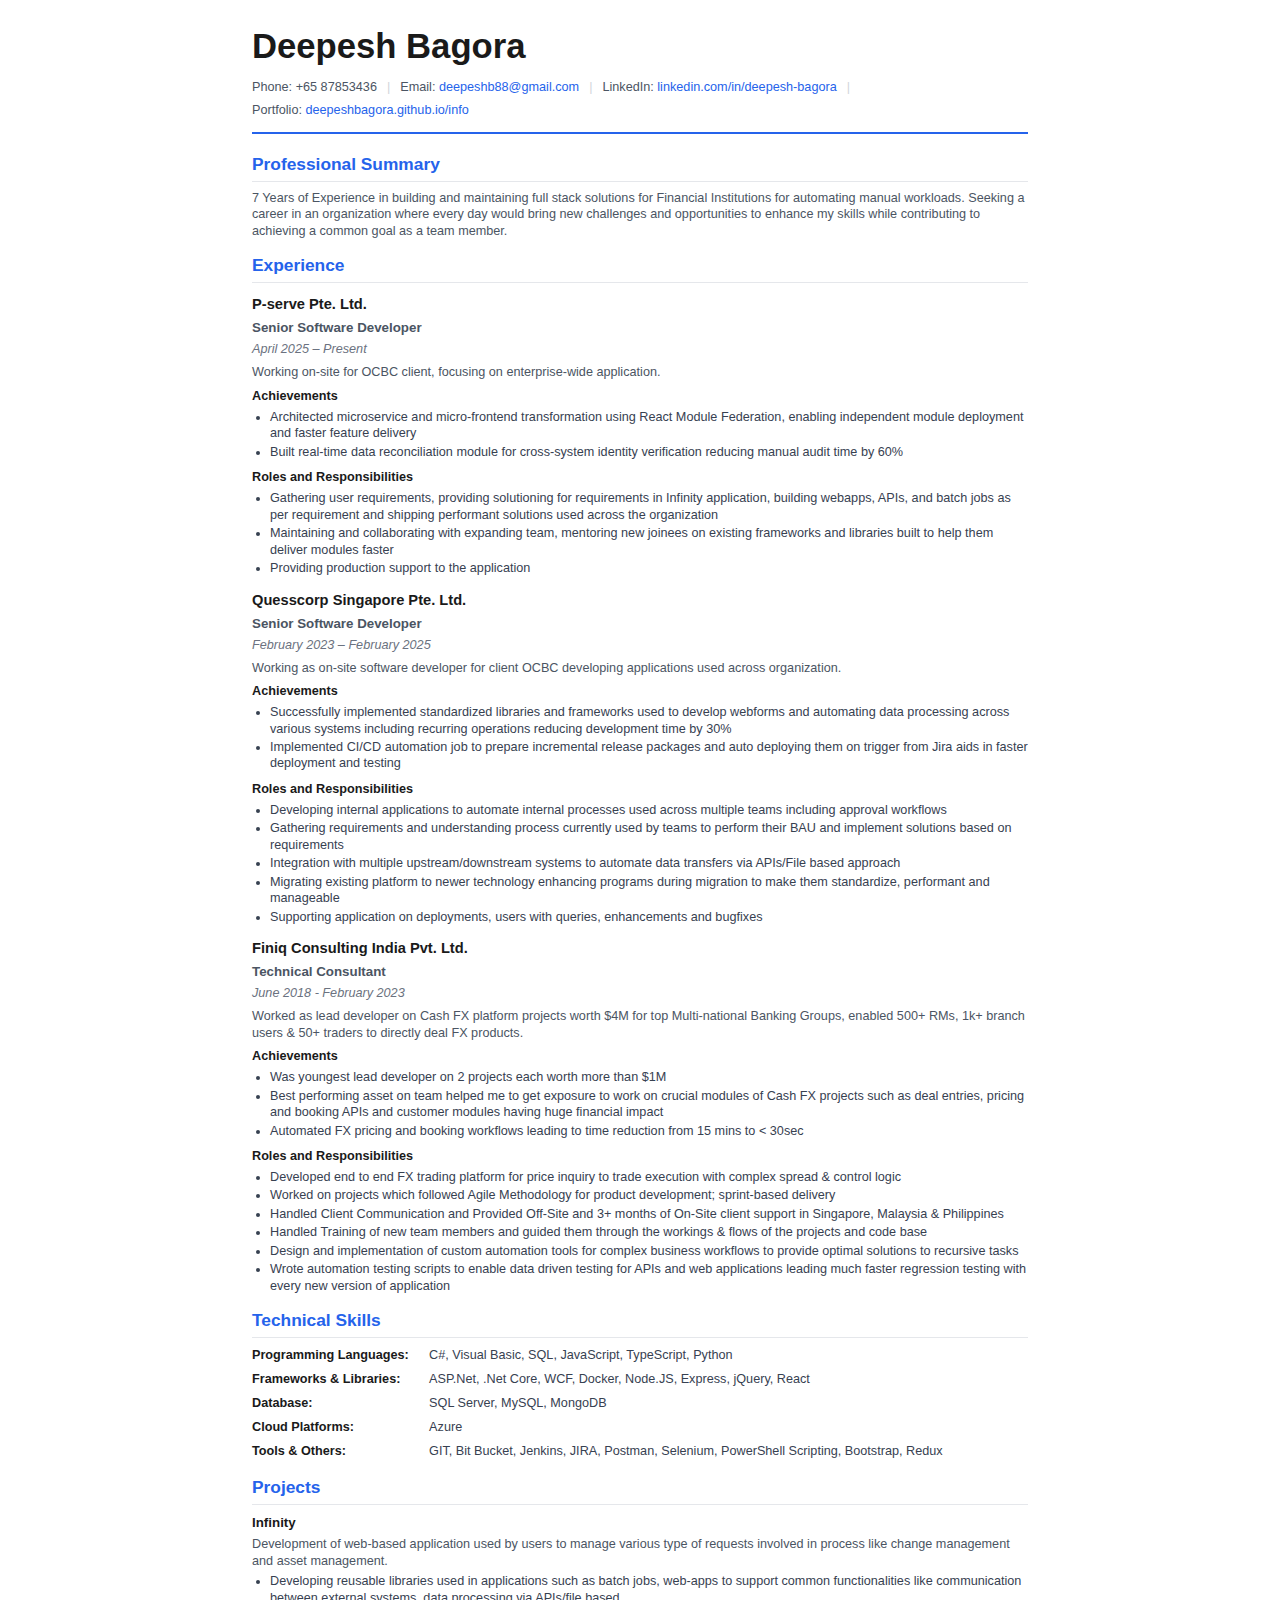
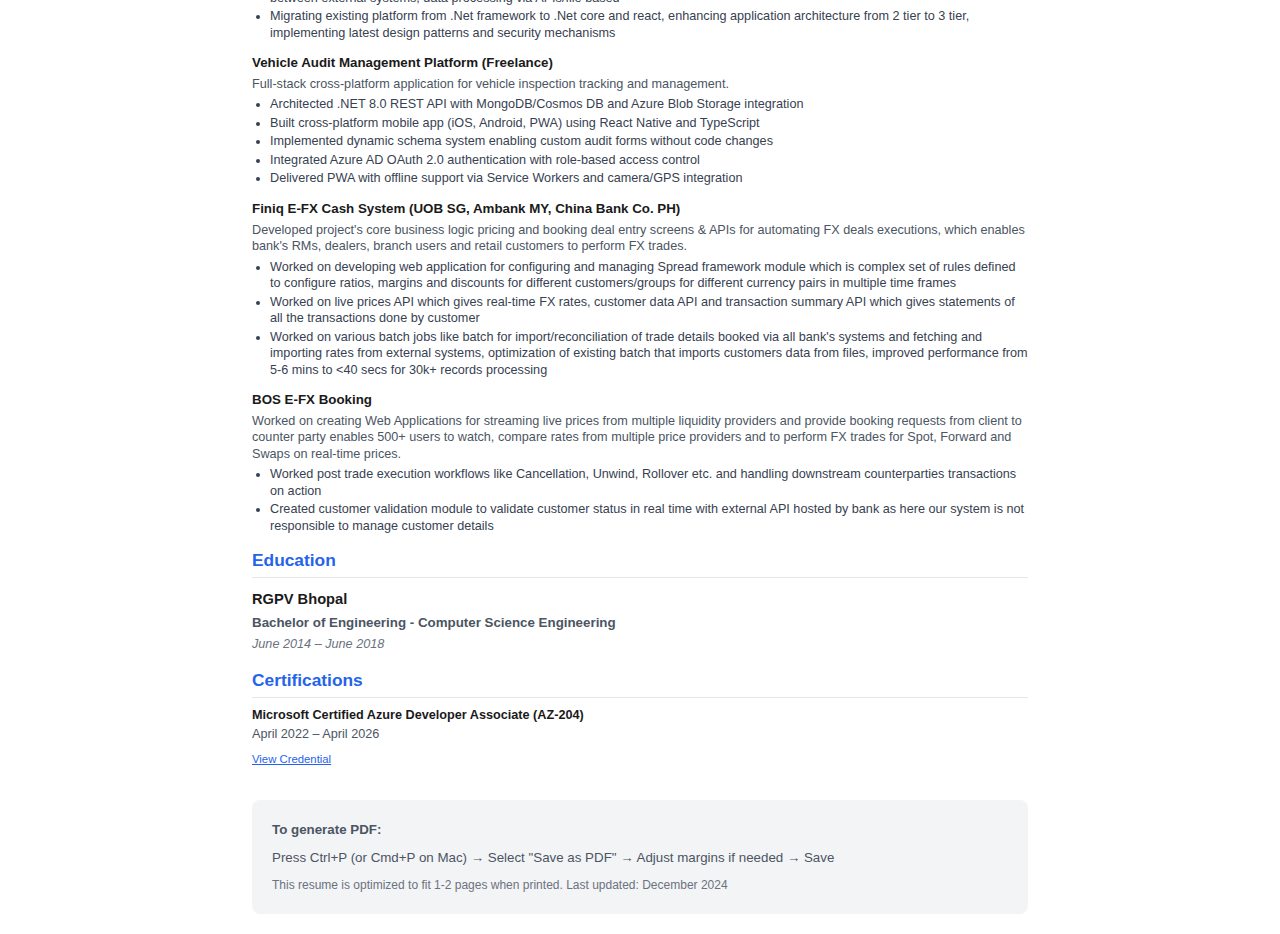
<file: resume.html>
<!DOCTYPE html>
<html lang="en">
<head>
    <meta charset="UTF-8">
    <meta name="viewport" content="width=device-width, initial-scale=1.0">
    <title>Deepesh Bagora - Resume</title>
    <link rel="stylesheet" href="css/resume.css">
</head>
<body>
    <header>
        <h1>Deepesh Bagora</h1>
        <div class="contact">
            <span>Phone: +65 87853436</span>
            <span class="separator">|</span>
            <span>Email: <a href="mailto:deepeshb88@gmail.com">deepeshb88@gmail.com</a></span>
            <span class="separator">|</span>
            <span>LinkedIn: <a href="https://www.linkedin.com/in/deepesh-bagora" target="_blank">linkedin.com/in/deepesh-bagora</a></span>
            <span class="separator">|</span>
            <span>Portfolio: <a href="https://deepeshbagora.github.io/info" target="_blank">deepeshbagora.github.io/info</a></span>
        </div>
    </header>

    <section class="summary">
        <h2>Professional Summary</h2>
        <p class="description">
            7 Years of Experience in building and maintaining full stack solutions for Financial Institutions for automating manual workloads.
            Seeking a career in an organization where every day would bring new challenges and opportunities to enhance my skills while contributing to achieving a common goal as a team member.
        </p>
    </section>

    <section class="experience">
        <h2>Experience</h2>

        <div class="experience-entry">
            <h3>P-serve Pte. Ltd.</h3>
            <div class="role">Senior Software Developer</div>
            <div class="period">April 2025 – Present</div>
            <p class="description">
                Working on-site for OCBC client, focusing on enterprise-wide application.
            </p>
            <div class="subsection">Achievements</div>
            <ul>
                <li>Architected microservice and micro-frontend transformation using React Module Federation, enabling independent module deployment and faster feature delivery</li>
                <li>Built real-time data reconciliation module for cross-system identity verification reducing manual audit time by 60%</li>
            </ul>
            <div class="subsection">Roles and Responsibilities</div>
            <ul>
                <li>Gathering user requirements, providing solutioning for requirements in Infinity application, building webapps, APIs, and batch jobs as per requirement and shipping performant solutions used across the organization</li>
                <li>Maintaining and collaborating with expanding team, mentoring new joinees on existing frameworks and libraries built to help them deliver modules faster</li>
                <li>Providing production support to the application</li>
            </ul>
        </div>

        <div class="experience-entry">
            <h3>Quesscorp Singapore Pte. Ltd.</h3>
            <div class="role">Senior Software Developer</div>
            <div class="period">February 2023 – February 2025</div>
            <p class="description">
                Working as on-site software developer for client OCBC developing applications used across organization.
            </p>
            <div class="subsection">Achievements</div>
            <ul>
                <li>Successfully implemented standardized libraries and frameworks used to develop webforms and automating data processing across various systems including recurring operations reducing development time by 30%</li>
                <li>Implemented CI/CD automation job to prepare incremental release packages and auto deploying them on trigger from Jira aids in faster deployment and testing</li>
            </ul>
            <div class="subsection">Roles and Responsibilities</div>
            <ul>
                <li>Developing internal applications to automate internal processes used across multiple teams including approval workflows</li>
                <li>Gathering requirements and understanding process currently used by teams to perform their BAU and implement solutions based on requirements</li>
                <li>Integration with multiple upstream/downstream systems to automate data transfers via APIs/File based approach</li>
                <li>Migrating existing platform to newer technology enhancing programs during migration to make them standardize, performant and manageable</li>
                <li>Supporting application on deployments, users with queries, enhancements and bugfixes</li>
            </ul>
        </div>

        <div class="experience-entry">
            <h3>Finiq Consulting India Pvt. Ltd.</h3>
            <div class="role">Technical Consultant</div>
            <div class="period">June 2018 - February 2023</div>
            <p class="description">
                Worked as lead developer on Cash FX platform projects worth $4M for top Multi-national Banking Groups, enabled 500+ RMs, 1k+ branch users & 50+ traders to directly deal FX products.
            </p>
            <div class="subsection">Achievements</div>
            <ul>
                <li>Was youngest lead developer on 2 projects each worth more than $1M</li>
                <li>Best performing asset on team helped me to get exposure to work on crucial modules of Cash FX projects such as deal entries, pricing and booking APIs and customer modules having huge financial impact</li>
                <li>Automated FX pricing and booking workflows leading to time reduction from 15 mins to < 30sec</li>
            </ul>
            <div class="subsection">Roles and Responsibilities</div>
            <ul>
                <li>Developed end to end FX trading platform for price inquiry to trade execution with complex spread & control logic</li>
                <li>Worked on projects which followed Agile Methodology for product development; sprint-based delivery</li>
                <li>Handled Client Communication and Provided Off-Site and 3+ months of On-Site client support in Singapore, Malaysia & Philippines</li>
                <li>Handled Training of new team members and guided them through the workings & flows of the projects and code base</li>
                <li>Design and implementation of custom automation tools for complex business workflows to provide optimal solutions to recursive tasks</li>
                <li>Wrote automation testing scripts to enable data driven testing for APIs and web applications leading much faster regression testing with every new version of application</li>
            </ul>
        </div>
    </section>

    <section class="skills">
        <h2>Technical Skills</h2>
        <div class="skills-grid">
            <div class="skill-category">Programming Languages:</div>
            <div class="skill-list">C#, Visual Basic, SQL, JavaScript, TypeScript, Python</div>
        </div>
        <div class="skills-grid">
            <div class="skill-category">Frameworks & Libraries:</div>
            <div class="skill-list">ASP.Net, .Net Core, WCF, Docker, Node.JS, Express, jQuery, React</div>
        </div>
        <div class="skills-grid">
            <div class="skill-category">Database:</div>
            <div class="skill-list">SQL Server, MySQL, MongoDB</div>
        </div>
        <div class="skills-grid">
            <div class="skill-category">Cloud Platforms:</div>
            <div class="skill-list">Azure</div>
        </div>
        <div class="skills-grid">
            <div class="skill-category">Tools & Others:</div>
            <div class="skill-list">GIT, Bit Bucket, Jenkins, JIRA, Postman, Selenium, PowerShell Scripting, Bootstrap, Redux</div>
        </div>
    </section>

    <section class="projects">
        <h2>Projects</h2>

        <div class="project">
            <div class="project-title">Infinity</div>
            <p class="project-description">
                Development of web-based application used by users to manage various type of requests involved in process like change management and asset management.
            </p>
            <ul>
                <li>Developing reusable libraries used in applications such as batch jobs, web-apps to support common functionalities like communication between external systems, data processing via APIs/file based</li>
                <li>Migrating existing platform from .Net framework to .Net core and react, enhancing application architecture from 2 tier to 3 tier, implementing latest design patterns and security mechanisms</li>
            </ul>
        </div>

        <div class="project">
            <div class="project-title">Vehicle Audit Management Platform (Freelance)</div>
            <p class="project-description">
                Full-stack cross-platform application for vehicle inspection tracking and management.
            </p>
            <ul>
                <li>Architected .NET 8.0 REST API with MongoDB/Cosmos DB and Azure Blob Storage integration</li>
                <li>Built cross-platform mobile app (iOS, Android, PWA) using React Native and TypeScript</li>
                <li>Implemented dynamic schema system enabling custom audit forms without code changes</li>
                <li>Integrated Azure AD OAuth 2.0 authentication with role-based access control</li>
                <li>Delivered PWA with offline support via Service Workers and camera/GPS integration</li>
            </ul>
        </div>

        <div class="project">
            <div class="project-title">Finiq E-FX Cash System (UOB SG, Ambank MY, China Bank Co. PH)</div>
            <p class="project-description">
                Developed project's core business logic pricing and booking deal entry screens & APIs for automating FX deals executions, which enables bank's RMs, dealers, branch users and retail customers to perform FX trades.
            </p>
            <ul>
                <li>Worked on developing web application for configuring and managing Spread framework module which is complex set of rules defined to configure ratios, margins and discounts for different customers/groups for different currency pairs in multiple time frames</li>
                <li>Worked on live prices API which gives real-time FX rates, customer data API and transaction summary API which gives statements of all the transactions done by customer</li>
                <li>Worked on various batch jobs like batch for import/reconciliation of trade details booked via all bank's systems and fetching and importing rates from external systems, optimization of existing batch that imports customers data from files, improved performance from 5-6 mins to <40 secs for 30k+ records processing</li>
            </ul>
        </div>

        <div class="project">
            <div class="project-title">BOS E-FX Booking</div>
            <p class="project-description">
                Worked on creating Web Applications for streaming live prices from multiple liquidity providers and provide booking requests from client to counter party enables 500+ users to watch, compare rates from multiple price providers and to perform FX trades for Spot, Forward and Swaps on real-time prices.
            </p>
            <ul>
                <li>Worked post trade execution workflows like Cancellation, Unwind, Rollover etc. and handling downstream counterparties transactions on action</li>
                <li>Created customer validation module to validate customer status in real time with external API hosted by bank as here our system is not responsible to manage customer details</li>
            </ul>
        </div>
    </section>

    <section class="education">
        <h2>Education</h2>
        <h3>RGPV Bhopal</h3>
        <div class="role">Bachelor of Engineering - Computer Science Engineering</div>
        <div class="period">June 2014 – June 2018</div>
    </section>

    <section class="certifications">
        <h2>Certifications</h2>
        <div class="cert-title">Microsoft Certified Azure Developer Associate (AZ-204)</div>
        <div class="cert-details">April 2022 – April 2026</div>
        <a href="https://learn.microsoft.com/api/credentials/share/en-in/deepeshbagora-1854/2D4274CACF8F8B55?sharingId=466C0974C82E77D5" class="cert-link" target="_blank">View Credential</a>
    </section>

    <div class="no-print">
        <p style="font-weight: 600; margin-bottom: 8px;">To generate PDF:</p>
        <p>Press Ctrl+P (or Cmd+P on Mac) → Select "Save as PDF" → Adjust margins if needed → Save</p>
        <p style="margin-top: 8px; font-size: 9pt; color: #6b7280;">
            This resume is optimized to fit 1-2 pages when printed. Last updated: December 2024
        </p>
    </div>
</body>
</html>
</file>
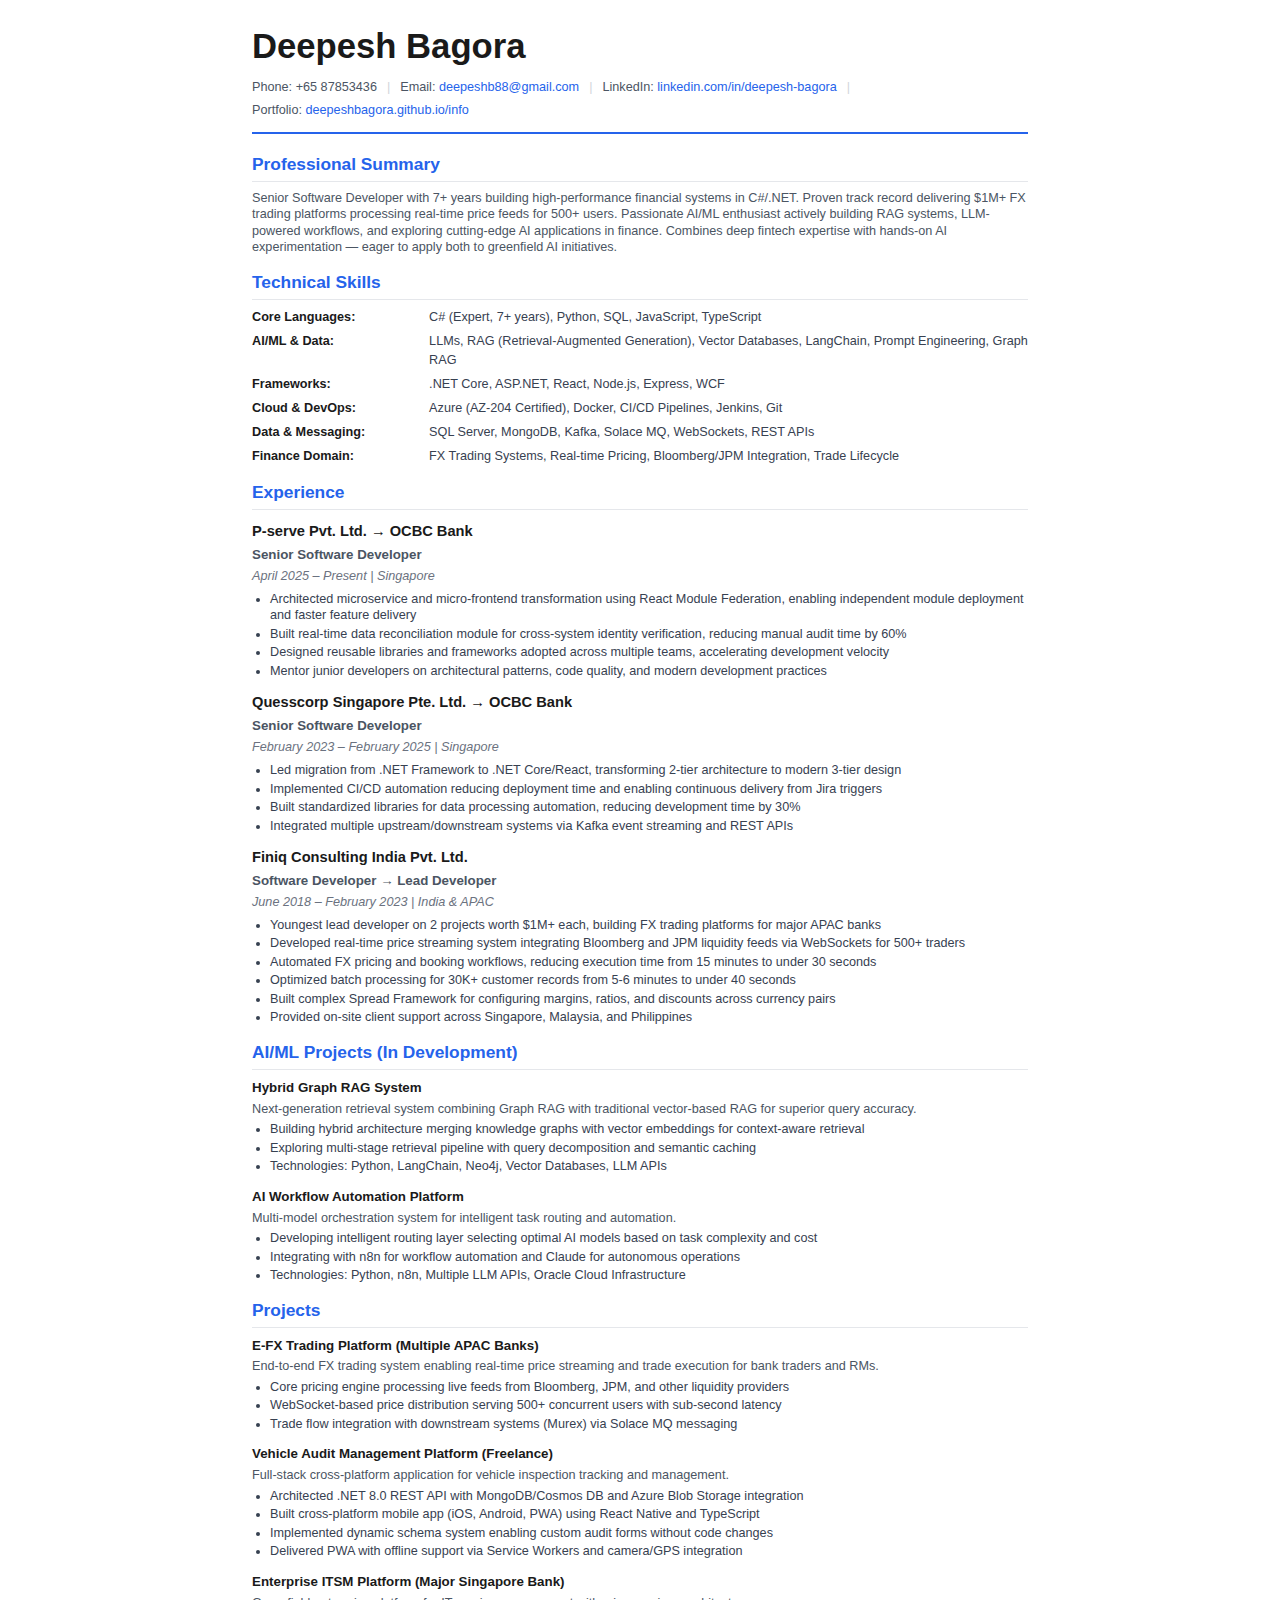
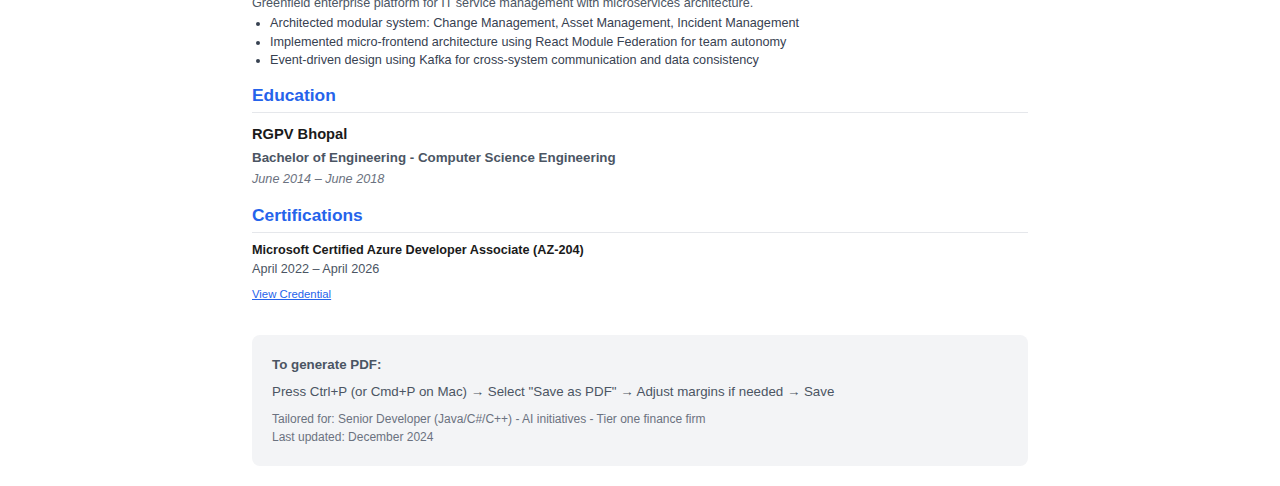
<file: versions/Deepesh_Resume_AI_Finance_20241221.html>
<!DOCTYPE html>
<html lang="en">
<head>
    <meta charset="UTF-8">
    <meta name="viewport" content="width=device-width, initial-scale=1.0">
    <title>Deepesh Bagora - Resume - AI Finance</title>
    <link rel="stylesheet" href="../css/resume.css">
</head>
<body>
    <header>
        <h1>Deepesh Bagora</h1>
        <div class="contact">
            <span>Phone: +65 87853436</span>
            <span class="separator">|</span>
            <span>Email: <a href="mailto:deepeshb88@gmail.com">deepeshb88@gmail.com</a></span>
            <span class="separator">|</span>
            <span>LinkedIn: <a href="https://www.linkedin.com/in/deepesh-bagora" target="_blank">linkedin.com/in/deepesh-bagora</a></span>
            <span class="separator">|</span>
            <span>Portfolio: <a href="https://deepeshbagora.github.io/info" target="_blank">deepeshbagora.github.io/info</a></span>
        </div>
    </header>

    <section class="summary">
        <h2>Professional Summary</h2>
        <p class="description">
            Senior Software Developer with 7+ years building high-performance financial systems in C#/.NET. Proven track record delivering $1M+ FX trading platforms processing real-time price feeds for 500+ users. Passionate AI/ML enthusiast actively building RAG systems, LLM-powered workflows, and exploring cutting-edge AI applications in finance. Combines deep fintech expertise with hands-on AI experimentation — eager to apply both to greenfield AI initiatives.
        </p>
    </section>

    <section class="skills">
        <h2>Technical Skills</h2>
        <div class="skills-grid">
            <div class="skill-category">Core Languages:</div>
            <div class="skill-list">C# (Expert, 7+ years), Python, SQL, JavaScript, TypeScript</div>
        </div>
        <div class="skills-grid">
            <div class="skill-category">AI/ML & Data:</div>
            <div class="skill-list">LLMs, RAG (Retrieval-Augmented Generation), Vector Databases, LangChain, Prompt Engineering, Graph RAG</div>
        </div>
        <div class="skills-grid">
            <div class="skill-category">Frameworks:</div>
            <div class="skill-list">.NET Core, ASP.NET, React, Node.js, Express, WCF</div>
        </div>
        <div class="skills-grid">
            <div class="skill-category">Cloud & DevOps:</div>
            <div class="skill-list">Azure (AZ-204 Certified), Docker, CI/CD Pipelines, Jenkins, Git</div>
        </div>
        <div class="skills-grid">
            <div class="skill-category">Data & Messaging:</div>
            <div class="skill-list">SQL Server, MongoDB, Kafka, Solace MQ, WebSockets, REST APIs</div>
        </div>
        <div class="skills-grid">
            <div class="skill-category">Finance Domain:</div>
            <div class="skill-list">FX Trading Systems, Real-time Pricing, Bloomberg/JPM Integration, Trade Lifecycle</div>
        </div>
    </section>

    <section class="experience">
        <h2>Experience</h2>

        <div class="experience-entry">
            <h3>P-serve Pvt. Ltd. → OCBC Bank</h3>
            <div class="role">Senior Software Developer</div>
            <div class="period">April 2025 – Present | Singapore</div>
            <ul>
                <li>Architected microservice and micro-frontend transformation using React Module Federation, enabling independent module deployment and faster feature delivery</li>
                <li>Built real-time data reconciliation module for cross-system identity verification, reducing manual audit time by 60%</li>
                <li>Designed reusable libraries and frameworks adopted across multiple teams, accelerating development velocity</li>
                <li>Mentor junior developers on architectural patterns, code quality, and modern development practices</li>
            </ul>
        </div>

        <div class="experience-entry">
            <h3>Quesscorp Singapore Pte. Ltd. → OCBC Bank</h3>
            <div class="role">Senior Software Developer</div>
            <div class="period">February 2023 – February 2025 | Singapore</div>
            <ul>
                <li>Led migration from .NET Framework to .NET Core/React, transforming 2-tier architecture to modern 3-tier design</li>
                <li>Implemented CI/CD automation reducing deployment time and enabling continuous delivery from Jira triggers</li>
                <li>Built standardized libraries for data processing automation, reducing development time by 30%</li>
                <li>Integrated multiple upstream/downstream systems via Kafka event streaming and REST APIs</li>
            </ul>
        </div>

        <div class="experience-entry">
            <h3>Finiq Consulting India Pvt. Ltd.</h3>
            <div class="role">Software Developer → Lead Developer</div>
            <div class="period">June 2018 – February 2023 | India & APAC</div>
            <ul>
                <li>Youngest lead developer on 2 projects worth $1M+ each, building FX trading platforms for major APAC banks</li>
                <li>Developed real-time price streaming system integrating Bloomberg and JPM liquidity feeds via WebSockets for 500+ traders</li>
                <li>Automated FX pricing and booking workflows, reducing execution time from 15 minutes to under 30 seconds</li>
                <li>Optimized batch processing for 30K+ customer records from 5-6 minutes to under 40 seconds</li>
                <li>Built complex Spread Framework for configuring margins, ratios, and discounts across currency pairs</li>
                <li>Provided on-site client support across Singapore, Malaysia, and Philippines</li>
            </ul>
        </div>
    </section>


    <section class="projects">
        <h2>AI/ML Projects (In Development)</h2>

        <div class="project">
            <div class="project-title">Hybrid Graph RAG System</div>
            <p class="project-description">
                Next-generation retrieval system combining Graph RAG with traditional vector-based RAG for superior query accuracy.
            </p>
            <ul>
                <li>Building hybrid architecture merging knowledge graphs with vector embeddings for context-aware retrieval</li>
                <li>Exploring multi-stage retrieval pipeline with query decomposition and semantic caching</li>
                <li>Technologies: Python, LangChain, Neo4j, Vector Databases, LLM APIs</li>
            </ul>
        </div>

        <div class="project">
            <div class="project-title">AI Workflow Automation Platform</div>
            <p class="project-description">
                Multi-model orchestration system for intelligent task routing and automation.
            </p>
            <ul>
                <li>Developing intelligent routing layer selecting optimal AI models based on task complexity and cost</li>
                <li>Integrating with n8n for workflow automation and Claude for autonomous operations</li>
                <li>Technologies: Python, n8n, Multiple LLM APIs, Oracle Cloud Infrastructure</li>
            </ul>
        </div>
    </section>

    <section class="projects">
        <h2>Projects</h2>

        <div class="project">
            <div class="project-title">E-FX Trading Platform (Multiple APAC Banks)</div>
            <p class="project-description">
                End-to-end FX trading system enabling real-time price streaming and trade execution for bank traders and RMs.
            </p>
            <ul>
                <li>Core pricing engine processing live feeds from Bloomberg, JPM, and other liquidity providers</li>
                <li>WebSocket-based price distribution serving 500+ concurrent users with sub-second latency</li>
                <li>Trade flow integration with downstream systems (Murex) via Solace MQ messaging</li>
            </ul>
        </div>

        <div class="project">
            <div class="project-title">Vehicle Audit Management Platform (Freelance)</div>
            <p class="project-description">
                Full-stack cross-platform application for vehicle inspection tracking and management.
            </p>
            <ul>
                <li>Architected .NET 8.0 REST API with MongoDB/Cosmos DB and Azure Blob Storage integration</li>
                <li>Built cross-platform mobile app (iOS, Android, PWA) using React Native and TypeScript</li>
                <li>Implemented dynamic schema system enabling custom audit forms without code changes</li>
                <li>Delivered PWA with offline support via Service Workers and camera/GPS integration</li>
            </ul>
        </div>

        <div class="project">
            <div class="project-title">Enterprise ITSM Platform (Major Singapore Bank)</div>
            <p class="project-description">
                Greenfield enterprise platform for IT service management with microservices architecture.
            </p>
            <ul>
                <li>Architected modular system: Change Management, Asset Management, Incident Management</li>
                <li>Implemented micro-frontend architecture using React Module Federation for team autonomy</li>
                <li>Event-driven design using Kafka for cross-system communication and data consistency</li>
            </ul>
        </div>
    </section>

    <section class="education">
        <h2>Education</h2>
        <h3>RGPV Bhopal</h3>
        <div class="role">Bachelor of Engineering - Computer Science Engineering</div>
        <div class="period">June 2014 – June 2018</div>
    </section>

    <section class="certifications">
        <h2>Certifications</h2>
        <div class="cert-title">Microsoft Certified Azure Developer Associate (AZ-204)</div>
        <div class="cert-details">April 2022 – April 2026</div>
        <a href="https://learn.microsoft.com/api/credentials/share/en-in/deepeshbagora-1854/2D4274CACF8F8B55" class="cert-link" target="_blank">View Credential</a>
    </section>

    <div class="no-print">
        <p style="font-weight: 600; margin-bottom: 8px;">To generate PDF:</p>
        <p>Press Ctrl+P (or Cmd+P on Mac) → Select "Save as PDF" → Adjust margins if needed → Save</p>
        <p style="margin-top: 8px; font-size: 9pt; color: #6b7280;">
            Tailored for: Senior Developer (Java/C#/C++) - AI initiatives - Tier one finance firm<br>
            Last updated: December 2024
        </p>
    </div>
</body>
</html>
</file>
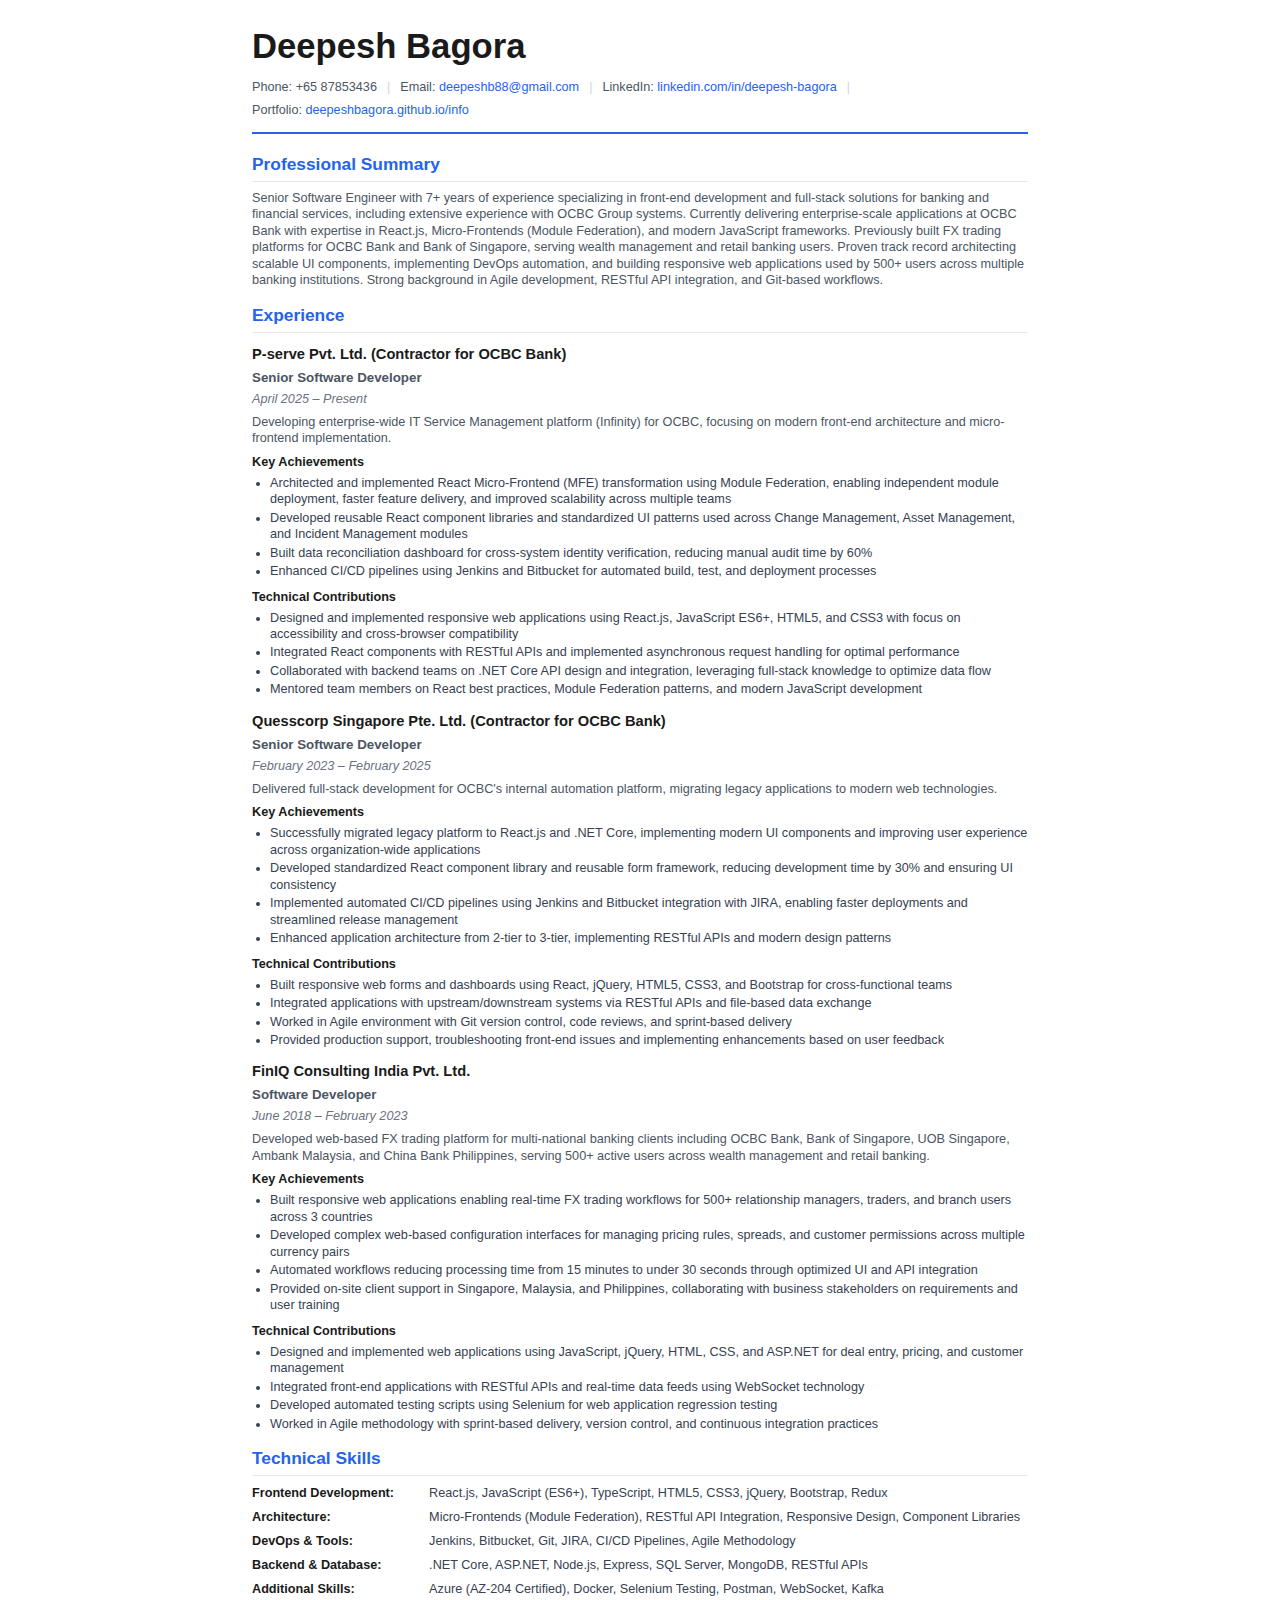
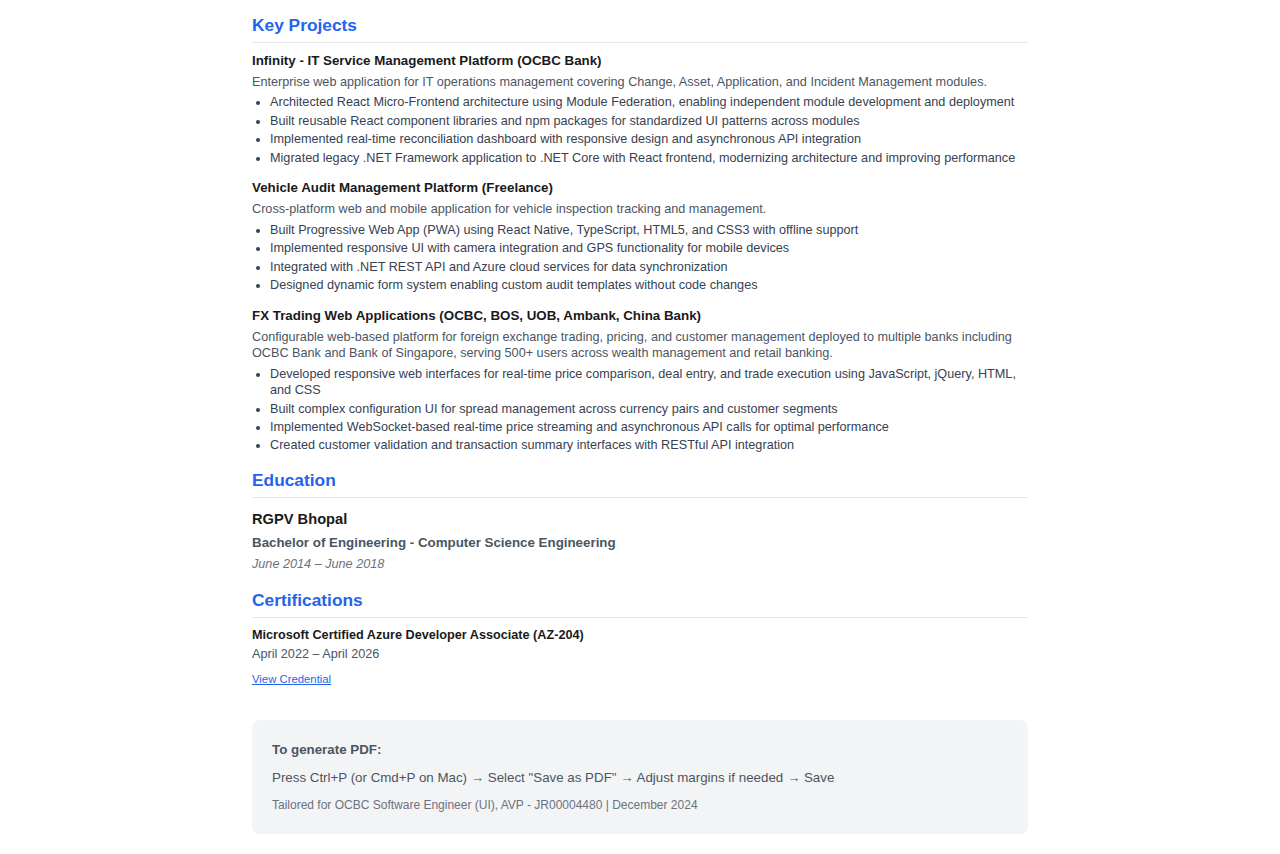
<file: versions/Deepesh_Resume_OCBC_UI_AVP_20241225.html>
<!DOCTYPE html>
<html lang="en">
<head>
    <meta charset="UTF-8">
    <meta name="viewport" content="width=device-width, initial-scale=1.0">
    <title>Deepesh Bagora - Resume</title>
    <style>
/* Resume Print-Optimized Styles */

/* Print settings */
@page {
    size: letter;
    margin: 0.4in 0.5in;  /* Reduced margins: top/bottom 0.4in, left/right 0.5in */
}

/* Base styles */
* {
    margin: 0;
    padding: 0;
    box-sizing: border-box;
}

body {
    font-family: -apple-system, BlinkMacSystemFont, "Segoe UI", "Helvetica Neue", Arial, sans-serif;
    line-height: 1.5;
    color: #1a1a1a;
    max-width: 8.5in;
    margin: 0 auto;
    padding: 20px;
    background: #fff;
}

/* Header */
header {
    border-bottom: 2px solid #2563eb;
    padding-bottom: 12px;
    margin-bottom: 18px;
}

h1 {
    font-size: 26pt;
    font-weight: 700;
    color: #1a1a1a;
    margin-bottom: 6px;
}

.contact {
    display: flex;
    flex-wrap: wrap;
    align-items: center;
    gap: 4px 10px;
    font-size: 9.5pt;
    color: #4b5563;
    line-height: 1.5;
}

.contact span {
    white-space: nowrap;
}

/* Force line break after Email (3rd item) */
.contact span:nth-child(3)::after {
    content: "";
    display: block;
    width: 100%;
}

.contact .separator {
    color: #d1d5db;
    font-weight: 300;
}

.contact a {
    color: #2563eb;
    text-decoration: none;
}

/* Sections */
h2 {
    font-size: 13pt;
    font-weight: 600;
    color: #2563eb;
    border-bottom: 1px solid #e5e7eb;
    padding-bottom: 3px;
    margin-top: 14px;
    margin-bottom: 8px;
}

h3 {
    font-size: 11pt;
    font-weight: 600;
    color: #1a1a1a;
    margin-top: 10px;
    margin-bottom: 3px;
}

.role {
    font-size: 10pt;
    font-weight: 600;
    color: #4b5563;
    margin-bottom: 2px;
}

.period {
    font-size: 9.5pt;
    color: #6b7280;
    font-style: italic;
    margin-bottom: 5px;
}

.description {
    font-size: 9.5pt;
    color: #4b5563;
    margin-bottom: 6px;
    line-height: 1.3;
}

.subsection {
    font-size: 9.5pt;
    font-weight: 600;
    color: #1a1a1a;
    margin-top: 6px;
    margin-bottom: 3px;
}

/* Lists */
ul {
    margin-left: 18px;
    margin-bottom: 8px;
}

li {
    font-size: 9.5pt;
    line-height: 1.3;
    margin-bottom: 2px;
    color: #374151;
}

/* Skills */
.skills-grid {
    display: grid;
    grid-template-columns: 1fr 3.5fr;
    gap: 6px;
    margin-bottom: 5px;
}

.skill-category {
    font-weight: 600;
    font-size: 9.5pt;
    color: #1a1a1a;
}

.skill-list {
    font-size: 9.5pt;
    color: #374151;
}

/* Projects */
.project {
    margin-bottom: 12px;
}

.project-title {
    font-size: 10pt;
    font-weight: 600;
    color: #1a1a1a;
    margin-bottom: 3px;
}

.project-description {
    font-size: 9.5pt;
    color: #4b5563;
    margin-bottom: 4px;
    line-height: 1.3;
}

/* Certifications */
.cert-title {
    font-weight: 600;
    font-size: 9.5pt;
    color: #1a1a1a;
}

.cert-details {
    font-size: 9.5pt;
    color: #4b5563;
    margin-bottom: 2px;
}

a.cert-link {
    font-size: 8.5pt;
    color: #2563eb;
}

/* Spacing */
section {
    margin-bottom: 10px;
}

.experience-entry {
    margin-bottom: 12px;
}

/* Print optimization */
@media print {
    body {
        font-size: 9pt;  /* Smaller for better fit */
        line-height: 1.25;  /* Tighter line spacing */
        color: #000;
        padding: 0;
    }

    /* Reduce spacing between sections */
    section {
        margin-bottom: 6px;  /* Further reduced */
    }

    h2 {
        page-break-after: avoid;  /* Keep section titles with content */
        margin-top: 8px;  /* Further reduced */
        margin-bottom: 4px;  /* Further reduced */
        font-size: 12pt;  /* Slightly smaller */
    }

    h3 {
        page-break-after: avoid;  /* Keep company names with content */
        margin-top: 6px;  /* Further reduced */
        margin-bottom: 2px;
        font-size: 10.5pt;  /* Slightly smaller */
    }

    /* Allow experience entries to break if needed, but keep company header with first item */
    .experience-entry {
        margin-bottom: 8px;  /* Further reduced */
    }

    /* Keep company name with at least some content */
    .experience-entry h3 {
        page-break-after: avoid;
    }

    /* Allow projects to break across pages if needed */
    .project {
        margin-bottom: 8px;  /* Further reduced */
    }

    /* Keep project title with description */
    .project-title {
        page-break-after: avoid;
    }

    /* Tighter list spacing */
    ul {
        margin-bottom: 4px;  /* Further reduced */
        margin-left: 16px;  /* Slightly less indent */
    }

    li {
        line-height: 1.2;  /* Even tighter */
        margin-bottom: 0.5px;  /* Minimal spacing */
        font-size: 9pt;
    }

    .description {
        line-height: 1.2;  /* Tighter spacing */
        margin-bottom: 4px;  /* Further reduced */
        font-size: 9pt;
    }

    .subsection {
        margin-top: 4px;  /* Further reduced */
        margin-bottom: 1px;  /* Minimal spacing */
        font-size: 9pt;
    }

    .role {
        font-size: 9.5pt;
        margin-bottom: 1px;
    }

    .period {
        font-size: 9pt;
        margin-bottom: 3px;
    }

    /* Header optimization */
    header {
        padding-bottom: 8px;  /* Further reduced */
        margin-bottom: 10px;  /* Further reduced */
    }

    h1 {
        font-size: 22pt;  /* Smaller */
        margin-bottom: 4px;  /* Minimal spacing */
    }

    .contact {
        font-size: 9pt;  /* Consistent sizing */
        gap: 3px 8px;  /* Smaller vertical gap, reasonable horizontal */
        line-height: 1.4;
    }

    .contact span {
        white-space: nowrap;
    }

    /* Force line break after Email (3rd item) in print */
    .contact span:nth-child(3)::after {
        content: "";
        display: block;
        width: 100%;
    }

    .contact .separator {
        color: #999;
    }

    /* Skills optimization */
    .skills-grid {
        gap: 4px;
        margin-bottom: 3px;
    }

    .skill-category {
        font-size: 9pt;
    }

    .skill-list {
        font-size: 9pt;
    }

    /* Project optimization */
    .project-title {
        font-size: 9.5pt;
        margin-bottom: 2px;
    }

    .project-description {
        font-size: 9pt;
        margin-bottom: 3px;
        line-height: 1.2;
    }

    /* Certification optimization */
    .certifications {
        page-break-inside: auto;  /* Allow breaking if needed */
    }

    .cert-title {
        font-size: 9pt;
    }

    .cert-details {
        font-size: 8.5pt;
        margin-bottom: 1px;
    }

    a.cert-link {
        font-size: 8pt;
    }

    /* Education - keep compact */
    .education {
        page-break-inside: auto;  /* Allow breaking if needed */
    }

    .no-print {
        display: none;
    }

    a {
        color: #2563eb;
        text-decoration: none;
    }

    .contact a:hover {
        text-decoration: none;
    }
}

/* Screen-only helper */
@media screen {
    .no-print {
        margin-top: 30px;
        padding: 20px;
        background: #f3f4f6;
        border-radius: 8px;
        font-size: 10pt;
        color: #4b5563;
    }
}
    </style>
</head>
<body>
    <header>
        <h1>Deepesh Bagora</h1>
        <div class="contact">
            <span>Phone: +65 87853436</span>
            <span class="separator">|</span>
            <span>Email: <a href="mailto:deepeshb88@gmail.com">deepeshb88@gmail.com</a></span>
            <span class="separator">|</span>
            <span>LinkedIn: <a href="https://www.linkedin.com/in/deepesh-bagora" target="_blank">linkedin.com/in/deepesh-bagora</a></span>
            <span class="separator">|</span>
            <span>Portfolio: <a href="https://deepeshbagora.github.io/info" target="_blank">deepeshbagora.github.io/info</a></span>
        </div>
    </header>

    <section class="summary">
        <h2>Professional Summary</h2>
        <p class="description">
            Senior Software Engineer with 7+ years of experience specializing in front-end development and full-stack solutions for banking and financial services, including extensive experience with OCBC Group systems. Currently delivering enterprise-scale applications at OCBC Bank with expertise in React.js, Micro-Frontends (Module Federation), and modern JavaScript frameworks. Previously built FX trading platforms for OCBC Bank and Bank of Singapore, serving wealth management and retail banking users. Proven track record architecting scalable UI components, implementing DevOps automation, and building responsive web applications used by 500+ users across multiple banking institutions. Strong background in Agile development, RESTful API integration, and Git-based workflows.
        </p>
    </section>

    <section class="experience">
        <h2>Experience</h2>

        <div class="experience-entry">
            <h3>P-serve Pvt. Ltd. (Contractor for OCBC Bank)</h3>
            <div class="role">Senior Software Developer</div>
            <div class="period">April 2025 – Present</div>
            <p class="description">
                Developing enterprise-wide IT Service Management platform (Infinity) for OCBC, focusing on modern front-end architecture and micro-frontend implementation.
            </p>
            <div class="subsection">Key Achievements</div>
            <ul>
                <li>Architected and implemented React Micro-Frontend (MFE) transformation using Module Federation, enabling independent module deployment, faster feature delivery, and improved scalability across multiple teams</li>
                <li>Developed reusable React component libraries and standardized UI patterns used across Change Management, Asset Management, and Incident Management modules</li>
                <li>Built data reconciliation dashboard for cross-system identity verification, reducing manual audit time by 60%</li>
                <li>Enhanced CI/CD pipelines using Jenkins and Bitbucket for automated build, test, and deployment processes</li>
            </ul>
            <div class="subsection">Technical Contributions</div>
            <ul>
                <li>Designed and implemented responsive web applications using React.js, JavaScript ES6+, HTML5, and CSS3 with focus on accessibility and cross-browser compatibility</li>
                <li>Integrated React components with RESTful APIs and implemented asynchronous request handling for optimal performance</li>
                <li>Collaborated with backend teams on .NET Core API design and integration, leveraging full-stack knowledge to optimize data flow</li>
                <li>Mentored team members on React best practices, Module Federation patterns, and modern JavaScript development</li>
            </ul>
        </div>

        <div class="experience-entry">
            <h3>Quesscorp Singapore Pte. Ltd. (Contractor for OCBC Bank)</h3>
            <div class="role">Senior Software Developer</div>
            <div class="period">February 2023 – February 2025</div>
            <p class="description">
                Delivered full-stack development for OCBC's internal automation platform, migrating legacy applications to modern web technologies.
            </p>
            <div class="subsection">Key Achievements</div>
            <ul>
                <li>Successfully migrated legacy platform to React.js and .NET Core, implementing modern UI components and improving user experience across organization-wide applications</li>
                <li>Developed standardized React component library and reusable form framework, reducing development time by 30% and ensuring UI consistency</li>
                <li>Implemented automated CI/CD pipelines using Jenkins and Bitbucket integration with JIRA, enabling faster deployments and streamlined release management</li>
                <li>Enhanced application architecture from 2-tier to 3-tier, implementing RESTful APIs and modern design patterns</li>
            </ul>
            <div class="subsection">Technical Contributions</div>
            <ul>
                <li>Built responsive web forms and dashboards using React, jQuery, HTML5, CSS3, and Bootstrap for cross-functional teams</li>
                <li>Integrated applications with upstream/downstream systems via RESTful APIs and file-based data exchange</li>
                <li>Worked in Agile environment with Git version control, code reviews, and sprint-based delivery</li>
                <li>Provided production support, troubleshooting front-end issues and implementing enhancements based on user feedback</li>
            </ul>
        </div>

        <div class="experience-entry">
            <h3>FinIQ Consulting India Pvt. Ltd.</h3>
            <div class="role">Software Developer</div>
            <div class="period">June 2018 – February 2023</div>
            <p class="description">
                Developed web-based FX trading platform for multi-national banking clients including OCBC Bank, Bank of Singapore, UOB Singapore, Ambank Malaysia, and China Bank Philippines, serving 500+ active users across wealth management and retail banking.
            </p>
            <div class="subsection">Key Achievements</div>
            <ul>
                <li>Built responsive web applications enabling real-time FX trading workflows for 500+ relationship managers, traders, and branch users across 3 countries</li>
                <li>Developed complex web-based configuration interfaces for managing pricing rules, spreads, and customer permissions across multiple currency pairs</li>
                <li>Automated workflows reducing processing time from 15 minutes to under 30 seconds through optimized UI and API integration</li>
                <li>Provided on-site client support in Singapore, Malaysia, and Philippines, collaborating with business stakeholders on requirements and user training</li>
            </ul>
            <div class="subsection">Technical Contributions</div>
            <ul>
                <li>Designed and implemented web applications using JavaScript, jQuery, HTML, CSS, and ASP.NET for deal entry, pricing, and customer management</li>
                <li>Integrated front-end applications with RESTful APIs and real-time data feeds using WebSocket technology</li>
                <li>Developed automated testing scripts using Selenium for web application regression testing</li>
                <li>Worked in Agile methodology with sprint-based delivery, version control, and continuous integration practices</li>
            </ul>
        </div>
    </section>

    <section class="skills">
        <h2>Technical Skills</h2>
        <div class="skills-grid">
            <div class="skill-category">Frontend Development:</div>
            <div class="skill-list">React.js, JavaScript (ES6+), TypeScript, HTML5, CSS3, jQuery, Bootstrap, Redux</div>
        </div>
        <div class="skills-grid">
            <div class="skill-category">Architecture:</div>
            <div class="skill-list">Micro-Frontends (Module Federation), RESTful API Integration, Responsive Design, Component Libraries</div>
        </div>
        <div class="skills-grid">
            <div class="skill-category">DevOps & Tools:</div>
            <div class="skill-list">Jenkins, Bitbucket, Git, JIRA, CI/CD Pipelines, Agile Methodology</div>
        </div>
        <div class="skills-grid">
            <div class="skill-category">Backend & Database:</div>
            <div class="skill-list">.NET Core, ASP.NET, Node.js, Express, SQL Server, MongoDB, RESTful APIs</div>
        </div>
        <div class="skills-grid">
            <div class="skill-category">Additional Skills:</div>
            <div class="skill-list">Azure (AZ-204 Certified), Docker, Selenium Testing, Postman, WebSocket, Kafka</div>
        </div>
    </section>

    <section class="projects">
        <h2>Key Projects</h2>

        <div class="project">
            <div class="project-title">Infinity - IT Service Management Platform (OCBC Bank)</div>
            <p class="project-description">
                Enterprise web application for IT operations management covering Change, Asset, Application, and Incident Management modules.
            </p>
            <ul>
                <li>Architected React Micro-Frontend architecture using Module Federation, enabling independent module development and deployment</li>
                <li>Built reusable React component libraries and npm packages for standardized UI patterns across modules</li>
                <li>Implemented real-time reconciliation dashboard with responsive design and asynchronous API integration</li>
                <li>Migrated legacy .NET Framework application to .NET Core with React frontend, modernizing architecture and improving performance</li>
            </ul>
        </div>

        <div class="project">
            <div class="project-title">Vehicle Audit Management Platform (Freelance)</div>
            <p class="project-description">
                Cross-platform web and mobile application for vehicle inspection tracking and management.
            </p>
            <ul>
                <li>Built Progressive Web App (PWA) using React Native, TypeScript, HTML5, and CSS3 with offline support</li>
                <li>Implemented responsive UI with camera integration and GPS functionality for mobile devices</li>
                <li>Integrated with .NET REST API and Azure cloud services for data synchronization</li>
                <li>Designed dynamic form system enabling custom audit templates without code changes</li>
            </ul>
        </div>

        <div class="project">
            <div class="project-title">FX Trading Web Applications (OCBC, BOS, UOB, Ambank, China Bank)</div>
            <p class="project-description">
                Configurable web-based platform for foreign exchange trading, pricing, and customer management deployed to multiple banks including OCBC Bank and Bank of Singapore, serving 500+ users across wealth management and retail banking.
            </p>
            <ul>
                <li>Developed responsive web interfaces for real-time price comparison, deal entry, and trade execution using JavaScript, jQuery, HTML, and CSS</li>
                <li>Built complex configuration UI for spread management across currency pairs and customer segments</li>
                <li>Implemented WebSocket-based real-time price streaming and asynchronous API calls for optimal performance</li>
                <li>Created customer validation and transaction summary interfaces with RESTful API integration</li>
            </ul>
        </div>
    </section>

    <section class="education">
        <h2>Education</h2>
        <h3>RGPV Bhopal</h3>
        <div class="role">Bachelor of Engineering - Computer Science Engineering</div>
        <div class="period">June 2014 – June 2018</div>
    </section>

    <section class="certifications">
        <h2>Certifications</h2>
        <div class="cert-title">Microsoft Certified Azure Developer Associate (AZ-204)</div>
        <div class="cert-details">April 2022 – April 2026</div>
        <a href="https://learn.microsoft.com/api/credentials/share/en-in/deepeshbagora-1854/2D4274CACF8F8B55?sharingId=466C0974C82E77D5" class="cert-link" target="_blank">View Credential</a>
    </section>

    <div class="no-print">
        <p style="font-weight: 600; margin-bottom: 8px;">To generate PDF:</p>
        <p>Press Ctrl+P (or Cmd+P on Mac) → Select "Save as PDF" → Adjust margins if needed → Save</p>
        <p style="margin-top: 8px; font-size: 9pt; color: #6b7280;">
            Tailored for OCBC Software Engineer (UI), AVP - JR00004480 | December 2024
        </p>
    </div>
</body>
</html>
</file>
<file: css/resume.css>
/* Resume Print-Optimized Styles */

/* Print settings */
@page {
    size: letter;
    margin: 0.4in 0.5in;  /* Reduced margins: top/bottom 0.4in, left/right 0.5in */
}

/* Base styles */
* {
    margin: 0;
    padding: 0;
    box-sizing: border-box;
}

body {
    font-family: -apple-system, BlinkMacSystemFont, "Segoe UI", "Helvetica Neue", Arial, sans-serif;
    line-height: 1.5;
    color: #1a1a1a;
    max-width: 8.5in;
    margin: 0 auto;
    padding: 20px;
    background: #fff;
}

/* Header */
header {
    border-bottom: 2px solid #2563eb;
    padding-bottom: 12px;
    margin-bottom: 18px;
}

h1 {
    font-size: 26pt;
    font-weight: 700;
    color: #1a1a1a;
    margin-bottom: 6px;
}

.contact {
    display: flex;
    flex-wrap: wrap;
    align-items: center;
    gap: 4px 10px;
    font-size: 9.5pt;
    color: #4b5563;
    line-height: 1.5;
}

.contact span {
    white-space: nowrap;
}

/* Force line break after Email (3rd item) */
.contact span:nth-child(3)::after {
    content: "";
    display: block;
    width: 100%;
}

.contact .separator {
    color: #d1d5db;
    font-weight: 300;
}

.contact a {
    color: #2563eb;
    text-decoration: none;
}

/* Sections */
h2 {
    font-size: 13pt;
    font-weight: 600;
    color: #2563eb;
    border-bottom: 1px solid #e5e7eb;
    padding-bottom: 3px;
    margin-top: 14px;
    margin-bottom: 8px;
}

h3 {
    font-size: 11pt;
    font-weight: 600;
    color: #1a1a1a;
    margin-top: 10px;
    margin-bottom: 3px;
}

.role {
    font-size: 10pt;
    font-weight: 600;
    color: #4b5563;
    margin-bottom: 2px;
}

.period {
    font-size: 9.5pt;
    color: #6b7280;
    font-style: italic;
    margin-bottom: 5px;
}

.description {
    font-size: 9.5pt;
    color: #4b5563;
    margin-bottom: 6px;
    line-height: 1.3;
}

.subsection {
    font-size: 9.5pt;
    font-weight: 600;
    color: #1a1a1a;
    margin-top: 6px;
    margin-bottom: 3px;
}

/* Lists */
ul {
    margin-left: 18px;
    margin-bottom: 8px;
}

li {
    font-size: 9.5pt;
    line-height: 1.3;
    margin-bottom: 2px;
    color: #374151;
}

/* Skills */
.skills-grid {
    display: grid;
    grid-template-columns: 1fr 3.5fr;
    gap: 6px;
    margin-bottom: 5px;
}

.skill-category {
    font-weight: 600;
    font-size: 9.5pt;
    color: #1a1a1a;
}

.skill-list {
    font-size: 9.5pt;
    color: #374151;
}

/* Projects */
.project {
    margin-bottom: 12px;
}

.project-title {
    font-size: 10pt;
    font-weight: 600;
    color: #1a1a1a;
    margin-bottom: 3px;
}

.project-description {
    font-size: 9.5pt;
    color: #4b5563;
    margin-bottom: 4px;
    line-height: 1.3;
}

/* Certifications */
.cert-title {
    font-weight: 600;
    font-size: 9.5pt;
    color: #1a1a1a;
}

.cert-details {
    font-size: 9.5pt;
    color: #4b5563;
    margin-bottom: 2px;
}

a.cert-link {
    font-size: 8.5pt;
    color: #2563eb;
}

/* Spacing */
section {
    margin-bottom: 10px;
}

.experience-entry {
    margin-bottom: 12px;
}

/* Print optimization */
@media print {
    body {
        font-size: 9pt;  /* Smaller for better fit */
        line-height: 1.25;  /* Tighter line spacing */
        color: #000;
        padding: 0;
    }

    /* Reduce spacing between sections */
    section {
        margin-bottom: 6px;  /* Further reduced */
    }

    h2 {
        page-break-after: avoid;  /* Keep section titles with content */
        margin-top: 8px;  /* Further reduced */
        margin-bottom: 4px;  /* Further reduced */
        font-size: 12pt;  /* Slightly smaller */
    }

    h3 {
        page-break-after: avoid;  /* Keep company names with content */
        margin-top: 6px;  /* Further reduced */
        margin-bottom: 2px;
        font-size: 10.5pt;  /* Slightly smaller */
    }

    /* Allow experience entries to break if needed, but keep company header with first item */
    .experience-entry {
        margin-bottom: 8px;  /* Further reduced */
    }

    /* Keep company name with at least some content */
    .experience-entry h3 {
        page-break-after: avoid;
    }

    /* Allow projects to break across pages if needed */
    .project {
        margin-bottom: 8px;  /* Further reduced */
    }

    /* Keep project title with description */
    .project-title {
        page-break-after: avoid;
    }

    /* Tighter list spacing */
    ul {
        margin-bottom: 4px;  /* Further reduced */
        margin-left: 16px;  /* Slightly less indent */
    }

    li {
        line-height: 1.2;  /* Even tighter */
        margin-bottom: 0.5px;  /* Minimal spacing */
        font-size: 9pt;
    }

    .description {
        line-height: 1.2;  /* Tighter spacing */
        margin-bottom: 4px;  /* Further reduced */
        font-size: 9pt;
    }

    .subsection {
        margin-top: 4px;  /* Further reduced */
        margin-bottom: 1px;  /* Minimal spacing */
        font-size: 9pt;
    }

    .role {
        font-size: 9.5pt;
        margin-bottom: 1px;
    }

    .period {
        font-size: 9pt;
        margin-bottom: 3px;
    }

    /* Header optimization */
    header {
        padding-bottom: 8px;  /* Further reduced */
        margin-bottom: 10px;  /* Further reduced */
    }

    h1 {
        font-size: 22pt;  /* Smaller */
        margin-bottom: 4px;  /* Minimal spacing */
    }

    .contact {
        font-size: 9pt;  /* Consistent sizing */
        gap: 3px 8px;  /* Smaller vertical gap, reasonable horizontal */
        line-height: 1.4;
    }

    .contact span {
        white-space: nowrap;
    }

    /* Force line break after Email (3rd item) in print */
    .contact span:nth-child(3)::after {
        content: "";
        display: block;
        width: 100%;
    }

    .contact .separator {
        color: #999;
    }

    /* Skills optimization */
    .skills-grid {
        gap: 4px;
        margin-bottom: 3px;
    }

    .skill-category {
        font-size: 9pt;
    }

    .skill-list {
        font-size: 9pt;
    }

    /* Project optimization */
    .project-title {
        font-size: 9.5pt;
        margin-bottom: 2px;
    }

    .project-description {
        font-size: 9pt;
        margin-bottom: 3px;
        line-height: 1.2;
    }

    /* Certification optimization */
    .certifications {
        page-break-inside: auto;  /* Allow breaking if needed */
    }

    .cert-title {
        font-size: 9pt;
    }

    .cert-details {
        font-size: 8.5pt;
        margin-bottom: 1px;
    }

    a.cert-link {
        font-size: 8pt;
    }

    /* Education - keep compact */
    .education {
        page-break-inside: auto;  /* Allow breaking if needed */
    }

    .no-print {
        display: none;
    }

    a {
        color: #2563eb;
        text-decoration: none;
    }

    .contact a:hover {
        text-decoration: none;
    }
}

/* Screen-only helper */
@media screen {
    .no-print {
        margin-top: 30px;
        padding: 20px;
        background: #f3f4f6;
        border-radius: 8px;
        font-size: 10pt;
        color: #4b5563;
    }
}
</file>
